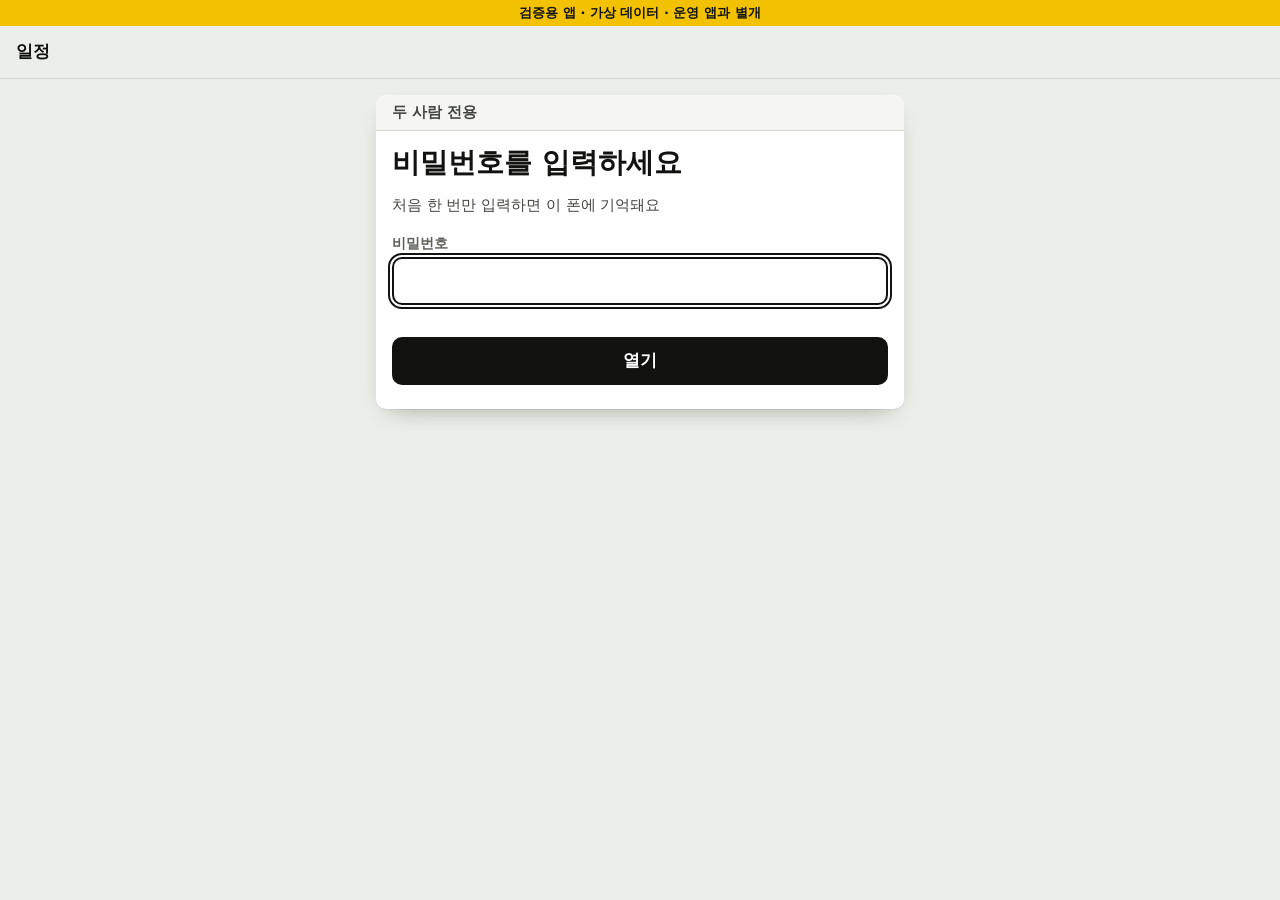
<file: index.html>
<!doctype html>
<html lang="ko">
<head>
  <meta charset="utf-8">
  <meta name="viewport" content="width=device-width, initial-scale=1, viewport-fit=cover">
  <meta name="robots" content="noindex, nofollow, noarchive">
  <meta name="referrer" content="no-referrer">
  <meta name="theme-color" content="#eceee9" media="(prefers-color-scheme: light)">
  <meta name="theme-color" content="#0b0c0b" media="(prefers-color-scheme: dark)">
  <meta name="apple-mobile-web-app-capable" content="yes">
  <meta name="mobile-web-app-capable" content="yes">
  <meta name="apple-mobile-web-app-status-bar-style" content="default">
  <meta name="apple-mobile-web-app-title" content="검증용">
  <meta name="format-detection" content="telephone=no">
  <title>검증용 일정</title>
  <link rel="manifest" href="manifest.webmanifest">
  <link rel="apple-touch-icon" href="icons/apple-touch-icon.png">
  <link rel="icon" href="icons/icon-192.png" type="image/png">
  <link rel="stylesheet" href="styles/tokens.css">
  <link rel="stylesheet" href="styles/base.css">
  <link rel="stylesheet" href="styles/components.css">
</head>
<body>
  <p style="margin:0;padding:calc(env(safe-area-inset-top) + 4px) 16px 4px;background:#f2c200;color:#121311;font:700 13px/1.4 system-ui;text-align:center">검증용 앱 · 가상 데이터 · 운영 앱과 별개</p>
  <svg width="0" height="0" style="position:absolute" aria-hidden="true">
    <symbol id="i-now" viewBox="0 0 24 24"><circle cx="12" cy="12" r="9"/><path d="M12 7v5l3 2"/></symbol>
    <symbol id="i-days" viewBox="0 0 24 24"><rect x="3.5" y="5" width="17" height="15.5" rx="2"/><path d="M3.5 10h17M8 3v4M16 3v4"/></symbol>
    <symbol id="i-tag" viewBox="0 0 24 24"><path d="M8 3.5h8l3 3V20a1 1 0 0 1-1 1H6a1 1 0 0 1-1-1V6.5z"/><circle cx="12" cy="7.5" r="1.5"/><path d="M5 15h14"/></symbol>
    <symbol id="i-money" viewBox="0 0 24 24"><rect x="2.5" y="6" width="19" height="12" rx="1.5"/><circle cx="12" cy="12" r="2.75"/><path d="M6 9.5v5M18 9.5v5"/></symbol>
    <symbol id="i-list" viewBox="0 0 24 24"><path d="M4 6.5l1.5 1.5L8 5.5M4 12.5l1.5 1.5L8 11.5M4 18.5l1.5 1.5L8 17.5M11 7h9M11 13h9M11 19h9"/></symbol>
    <symbol id="i-nav" viewBox="0 0 24 24"><path d="M3.5 11 20 4l-7 16.5-2.2-7.3z"/></symbol>
    <symbol id="i-check" viewBox="0 0 24 24"><path d="M5 12.5l4.5 4.5L19 7.5"/></symbol>
    <symbol id="i-gear" viewBox="0 0 24 24"><circle cx="12" cy="12" r="3"/><path d="M12 2.5v3M12 18.5v3M2.5 12h3M18.5 12h3M5.3 5.3l2.1 2.1M16.6 16.6l2.1 2.1M5.3 18.7l2.1-2.1M16.6 7.4l2.1-2.1"/></symbol>
    <symbol id="i-plane" viewBox="0 0 24 24"><path d="M10.5 3.5c0-.8.7-1.5 1.5-1.5s1.5.7 1.5 1.5V9l7.5 4.5V16l-7.5-2.3V18l2.5 2v1.5L12 20.5l-4 1V20l2.5-2v-4.3L3 16v-2.5L10.5 9z"/></symbol>
    <symbol id="i-train" viewBox="0 0 24 24"><rect x="5" y="3" width="14" height="14" rx="3"/><path d="M5 11h14M9 14.5h.01M15 14.5h.01M8 17l-2 4M16 17l2 4"/></symbol>
    <symbol id="i-bus" viewBox="0 0 24 24"><rect x="4" y="3.5" width="16" height="14" rx="2.5"/><path d="M4 11h16M8 17.5V20M16 17.5V20M8 14.5h.01M16 14.5h.01"/></symbol>
    <symbol id="i-car" viewBox="0 0 24 24"><path d="M5 16.5V12l2-5h10l2 5v4.5zM5 12h14M7.5 19.5v-3M16.5 19.5v-3M8 14.5h.01M16 14.5h.01"/></symbol>
    <symbol id="i-walk" viewBox="0 0 24 24"><circle cx="13" cy="4.5" r="1.75"/><path d="M10 21l2-6 3 3v3M12 15l-1-5 3-2 2 4 3 1M11 10l-3 2-1 3"/></symbol>
    <symbol id="i-bed" viewBox="0 0 24 24"><path d="M3 19V6M3 15h18v4M21 15v-3a3 3 0 0 0-3-3h-7v6M7 12h.01"/></symbol>
    <symbol id="i-mail" viewBox="0 0 24 24"><rect x="3" y="5" width="18" height="14" rx="2"/><path d="m3.5 6 8.5 7 8.5-7"/></symbol>
    <symbol id="i-phone" viewBox="0 0 24 24"><path d="M6 3h3l1.5 5-2 1.5a12 12 0 0 0 6 6l1.5-2 5 1.5v3a2 2 0 0 1-2 2A17 17 0 0 1 4 5a2 2 0 0 1 2-2z"/></symbol>
    <symbol id="i-link" viewBox="0 0 24 24"><path d="M10 14a4 4 0 0 0 5.7 0l3-3a4 4 0 0 0-5.7-5.7l-1 1M14 10a4 4 0 0 0-5.7 0l-3 3a4 4 0 0 0 5.7 5.7l1-1"/></symbol>
    <symbol id="i-play" viewBox="0 0 24 24"><path d="M7 4.5v15l12-7.5z"/></symbol>
    <symbol id="i-pause" viewBox="0 0 24 24"><path d="M8 4.5v15M16 4.5v15"/></symbol>
    <symbol id="i-prev" viewBox="0 0 24 24"><path d="M6 5v14M19 5.5v13L9 12z"/></symbol>
    <symbol id="i-next" viewBox="0 0 24 24"><path d="M18 5v14M5 5.5v13L15 12z"/></symbol>
    <symbol id="i-close" viewBox="0 0 24 24"><path d="M6 6l12 12M18 6 6 18"/></symbol>
    <symbol id="i-retry" viewBox="0 0 24 24"><path d="M4 12a8 8 0 1 0 2.5-5.8M4 4.5v4h4"/></symbol>
    <symbol id="i-headphones" viewBox="0 0 24 24"><path d="M4 15v-3a8 8 0 0 1 16 0v3"/><rect x="3.5" y="14" width="4" height="6" rx="1.5"/><rect x="16.5" y="14" width="4" height="6" rx="1.5"/></symbol>
    <symbol id="i-file" viewBox="0 0 24 24"><path d="M6 2.5h8l4 4v15H6z"/><path d="M14 2.5v4h4M9 12h6M9 16h6"/></symbol>
  </svg>

  <div class="update" id="update" role="status" hidden>
    <span class="update__text">새 일정 데이터가 있어요</span>
    <button class="btn" id="update-btn" type="button">업데이트</button>
  </div>

  <header class="appbar">
    <div class="appbar__row">
      <h1 class="appbar__title" id="appbar-title">일정</h1>
      <p class="appbar__meta" id="appbar-meta"></p>
      <a class="appbar__btn" href="#/settings" id="settings-btn" aria-label="설정"><svg class="icon" aria-hidden="true"><use href="#i-gear"/></svg></a>
    </div>
  </header>

  <main id="view" class="view" tabindex="-1">
    <p class="empty">불러오는 중</p>
  </main>

  <audio id="audio" preload="none" playsinline></audio>
  <section class="player" id="player" aria-label="오디오 가이드 재생" hidden></section>

  <nav class="tabbar" aria-label="주요 화면">
    <a class="tabbar__item" href="#/now" data-tab="now"><svg class="icon"><use href="#i-now"/></svg>지금</a>
    <a class="tabbar__item" href="#/days" data-tab="days"><svg class="icon"><use href="#i-days"/></svg>일정</a>
    <a class="tabbar__item" href="#/bookings" data-tab="bookings"><svg class="icon"><use href="#i-tag"/></svg>예약</a>
    <a class="tabbar__item" href="#/money" data-tab="money"><svg class="icon"><use href="#i-money"/></svg>낼 돈</a>
    <a class="tabbar__item" href="#/check" data-tab="check"><svg class="icon"><use href="#i-list"/></svg>준비</a>
  </nav>

  <script type="module" src="src/main.js"></script>
</body>
</html>
</file>
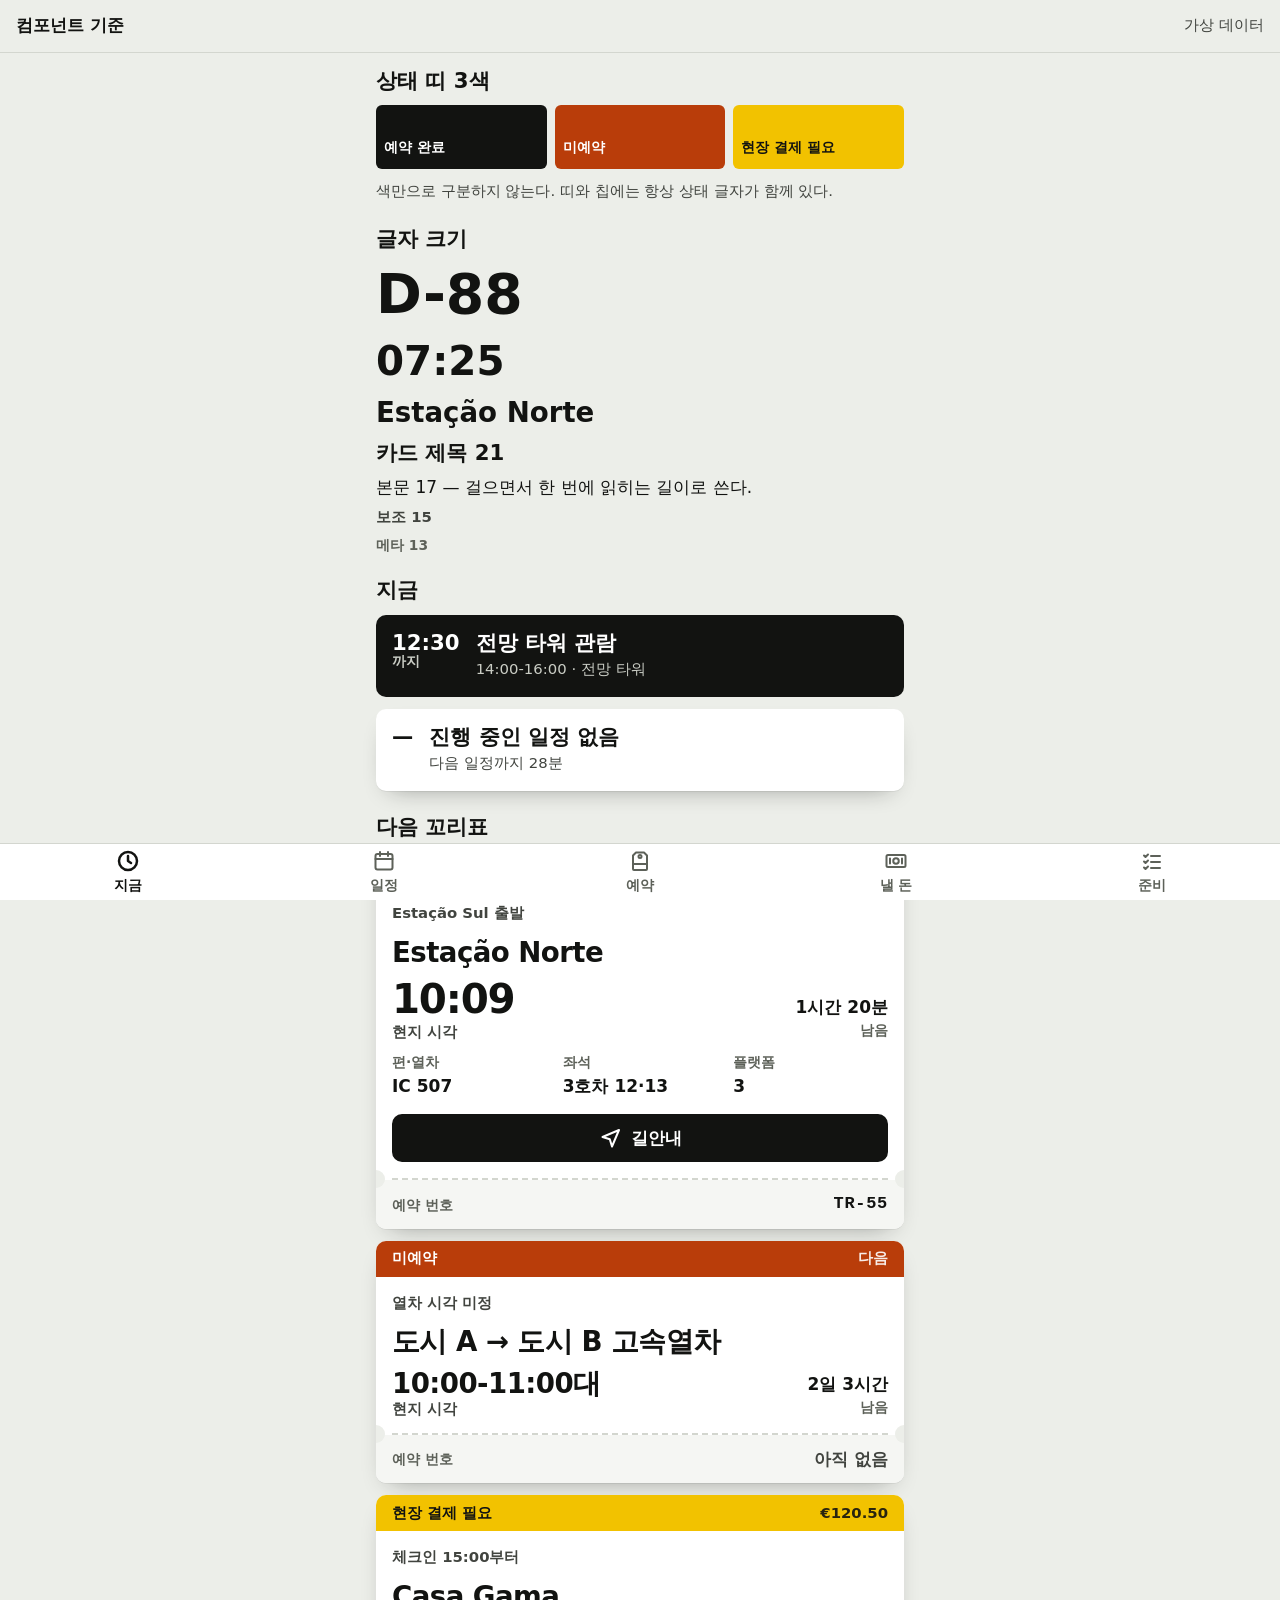
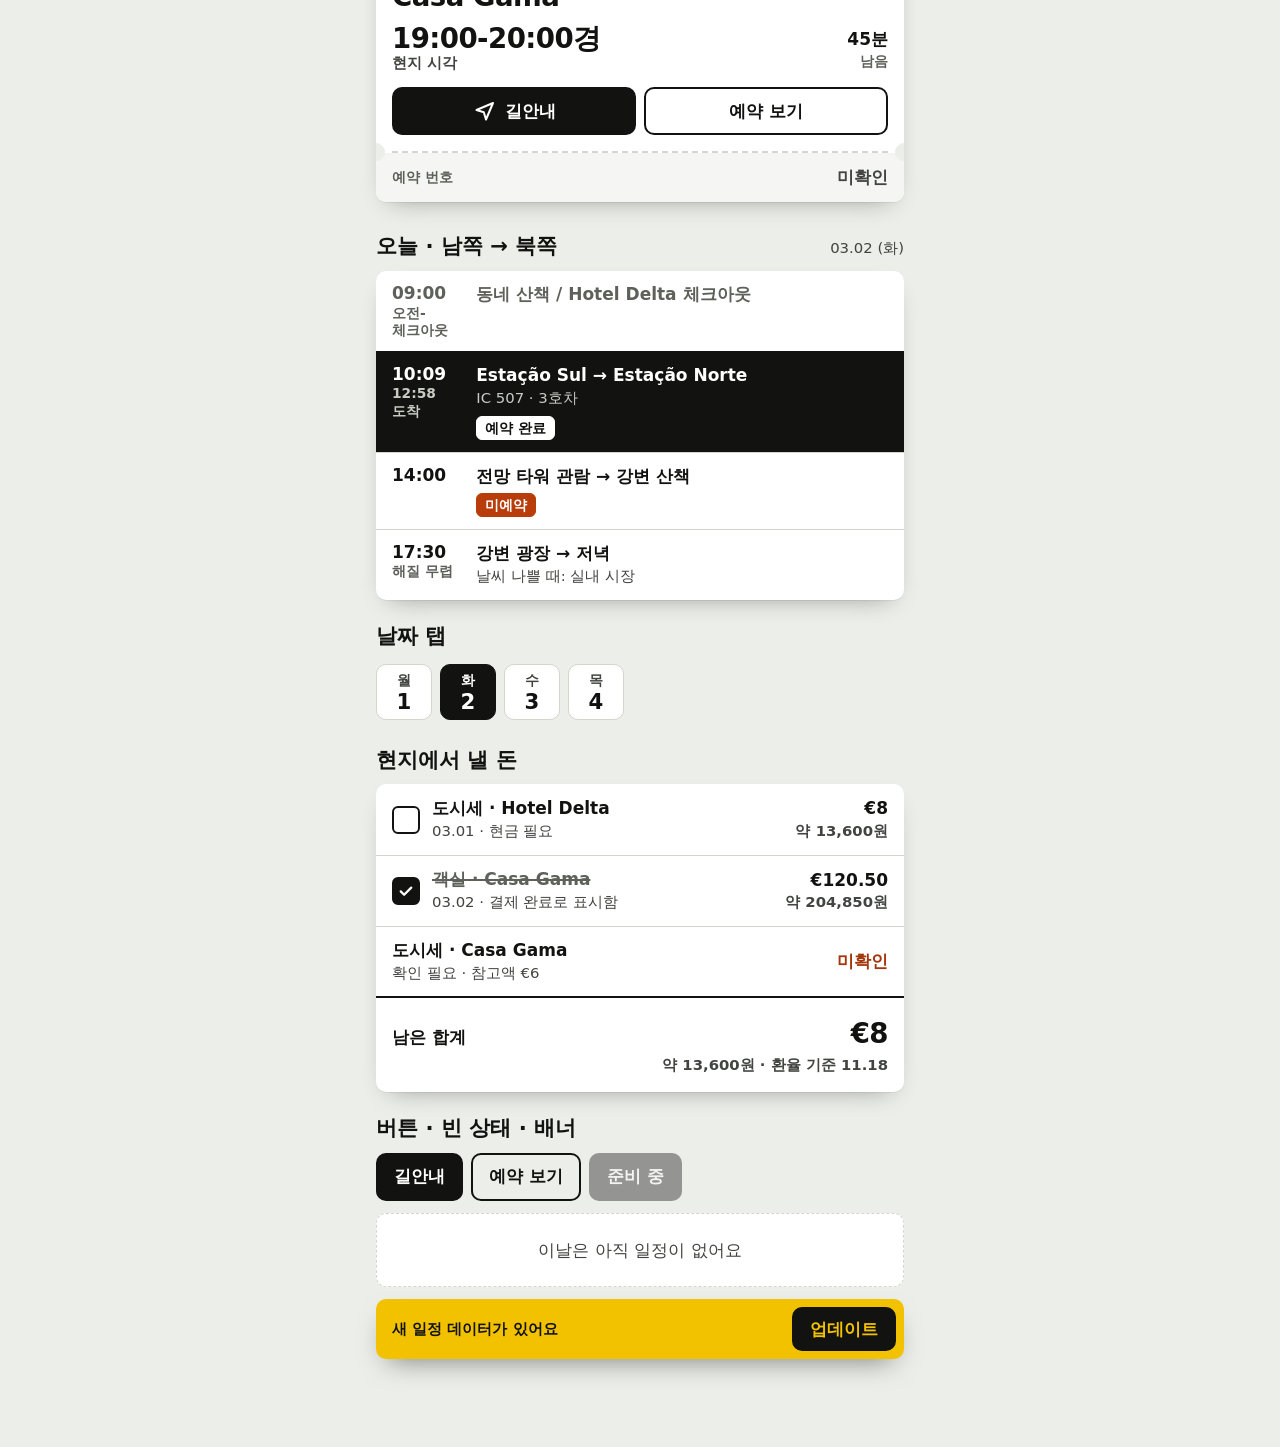
<file: styleguide.html>
<!doctype html>
<html lang="ko">
<head>
  <meta charset="utf-8">
  <meta name="viewport" content="width=device-width, initial-scale=1, viewport-fit=cover">
  <meta name="robots" content="noindex, nofollow">
  <title>컴포넌트 기준</title>
  <link rel="stylesheet" href="styles/tokens.css">
  <link rel="stylesheet" href="styles/base.css">
  <link rel="stylesheet" href="styles/components.css">
  <style>
    .sg-swatches { display: grid; grid-template-columns: repeat(3, 1fr); gap: var(--s2); }
    .sg-sw { border-radius: var(--r-sm); padding: var(--s3) var(--s2); font-size: var(--t-xs); font-weight: 700; min-height: 64px; display: flex; align-items: flex-end; }
    .sg-scale p { line-height: var(--lh-tight); font-weight: 800; }
    .update.sg-static { position: static; }
  </style>
</head>
<body>
  <svg width="0" height="0" style="position:absolute" aria-hidden="true">
    <symbol id="i-now" viewBox="0 0 24 24"><circle cx="12" cy="12" r="9"/><path d="M12 7v5l3 2"/></symbol>
    <symbol id="i-days" viewBox="0 0 24 24"><rect x="3.5" y="5" width="17" height="15.5" rx="2"/><path d="M3.5 10h17M8 3v4M16 3v4"/></symbol>
    <symbol id="i-tag" viewBox="0 0 24 24"><path d="M8 3.5h8l3 3V20a1 1 0 0 1-1 1H6a1 1 0 0 1-1-1V6.5z"/><circle cx="12" cy="7.5" r="1.5"/><path d="M5 15h14"/></symbol>
    <symbol id="i-money" viewBox="0 0 24 24"><rect x="2.5" y="6" width="19" height="12" rx="1.5"/><circle cx="12" cy="12" r="2.75"/><path d="M6 9.5v5M18 9.5v5"/></symbol>
    <symbol id="i-list" viewBox="0 0 24 24"><path d="M4 6.5l1.5 1.5L8 5.5M4 12.5l1.5 1.5L8 11.5M4 18.5l1.5 1.5L8 17.5M11 7h9M11 13h9M11 19h9"/></symbol>
    <symbol id="i-nav" viewBox="0 0 24 24"><path d="M3.5 11 20 4l-7 16.5-2.2-7.3z"/></symbol>
    <symbol id="i-check" viewBox="0 0 24 24"><path d="M5 12.5l4.5 4.5L19 7.5"/></symbol>
  </svg>

  <header class="appbar">
    <div class="appbar__row">
      <h1 class="appbar__title">컴포넌트 기준</h1>
      <p class="appbar__meta">가상 데이터</p>
    </div>
  </header>

  <main class="view">
    <section class="section">
      <h2 class="section__title">상태 띠 3색</h2>
      <div class="sg-swatches">
        <div class="sg-sw" style="background:var(--band-booked);color:var(--on-band-booked)">예약 완료</div>
        <div class="sg-sw" style="background:var(--band-open);color:var(--on-band-open)">미예약</div>
        <div class="sg-sw" style="background:var(--band-onsite);color:var(--on-band-onsite)">현장 결제 필요</div>
      </div>
      <p class="note">색만으로 구분하지 않는다. 띠와 칩에는 항상 상태 글자가 함께 있다.</p>
    </section>

    <section class="section sg-scale">
      <h2 class="section__title">글자 크기</h2>
      <p style="font-size:var(--t-3xl)">D-88</p>
      <p style="font-size:var(--t-2xl)">07:25</p>
      <p style="font-size:var(--t-xl)">Estação Norte</p>
      <p style="font-size:var(--t-lg)">카드 제목 21</p>
      <p style="font-size:var(--t-md);font-weight:400">본문 17 — 걸으면서 한 번에 읽히는 길이로 쓴다.</p>
      <p style="font-size:var(--t-sm);font-weight:600;color:var(--ink-2)">보조 15</p>
      <p style="font-size:var(--t-xs);font-weight:600;color:var(--ink-3)">메타 13</p>
    </section>

    <section class="section">
      <h2 class="section__title">지금</h2>
      <div class="now">
        <p class="now__time">12:30<small>까지</small></p>
        <p class="now__title">전망 타워 관람</p>
        <p class="now__meta">14:00-16:00 · 전망 타워</p>
      </div>
      <div class="now now--idle">
        <p class="now__time">—</p>
        <p class="now__title">진행 중인 일정 없음</p>
        <p class="now__meta">다음 일정까지 28분</p>
      </div>
    </section>

    <section class="section">
      <h2 class="section__title">다음 꼬리표</h2>
      <article class="tag" data-state="booked">
        <div class="tag__band"><span>예약 완료</span><span class="tag__band-meta">다음</span></div>
        <div class="tag__body">
          <p class="tag__route">Estação Sul 출발</p>
          <h3 class="tag__dest">Estação Norte</h3>
          <div class="tag__when">
            <p class="tag__time">10:09<small>현지 시각</small></p>
            <p class="tag__countdown">1시간 20분<small>남음</small></p>
          </div>
          <dl class="tag__fields">
            <div class="field"><dt class="field__label">편·열차</dt><dd class="field__value">IC 507</dd></div>
            <div class="field"><dt class="field__label">좌석</dt><dd class="field__value">3호차 12·13</dd></div>
            <div class="field"><dt class="field__label">플랫폼</dt><dd class="field__value">3</dd></div>
          </dl>
        </div>
        <div class="tag__actions"><a class="btn" href="#">
          <svg class="icon" aria-hidden="true"><use href="#i-nav"/></svg>길안내</a></div>
        <div class="tag__perf" aria-hidden="true"></div>
        <div class="tag__stub"><span class="tag__ref-label">예약 번호</span><span class="tag__ref">TR-55</span></div>
      </article>

      <article class="tag" data-state="open">
        <div class="tag__band"><span>미예약</span><span class="tag__band-meta">다음</span></div>
        <div class="tag__body">
          <p class="tag__route">열차 시각 미정</p>
          <h3 class="tag__dest">도시 A → 도시 B 고속열차</h3>
          <div class="tag__when">
            <p class="tag__time tag__time--label">10:00-11:00대<small>현지 시각</small></p>
            <p class="tag__countdown">2일 3시간<small>남음</small></p>
          </div>
        </div>
        <div class="tag__perf" aria-hidden="true"></div>
        <div class="tag__stub"><span class="tag__ref-label">예약 번호</span><span class="tag__ref tag__ref--none">아직 없음</span></div>
      </article>

      <article class="tag" data-state="onsite">
        <div class="tag__band"><span>현장 결제 필요</span><span class="tag__band-meta">€120.50</span></div>
        <div class="tag__body">
          <p class="tag__route">체크인 15:00부터</p>
          <h3 class="tag__dest">Casa Gama</h3>
          <div class="tag__when">
            <p class="tag__time tag__time--label">19:00-20:00경<small>현지 시각</small></p>
            <p class="tag__countdown">45분<small>남음</small></p>
          </div>
        </div>
        <div class="tag__actions">
          <a class="btn" href="#"><svg class="icon" aria-hidden="true"><use href="#i-nav"/></svg>길안내</a>
          <a class="btn btn--line" href="#">예약 보기</a>
        </div>
        <div class="tag__perf" aria-hidden="true"></div>
        <div class="tag__stub"><span class="tag__ref-label">예약 번호</span><span class="tag__ref tag__ref--none">미확인</span></div>
      </article>
    </section>

    <section class="section">
      <div class="section__head"><h2 class="section__title">오늘 · 남쪽 → 북쪽</h2><p class="section__aside">03.02 (화)</p></div>
      <ol class="board">
        <li class="board__row" data-when="past"><p class="board__time">09:00<small>오전-체크아웃</small></p><div class="board__main"><p class="board__title">동네 산책 / Hotel Delta 체크아웃</p></div></li>
        <li class="board__row" data-when="now"><p class="board__time">10:09<small>12:58 도착</small></p><div class="board__main"><p class="board__title">Estação Sul → Estação Norte</p><p class="board__detail">IC 507 · 3호차</p><p class="board__chips"><span class="chip chip--booked">예약 완료</span></p></div></li>
        <li class="board__row" data-when="next"><p class="board__time">14:00</p><div class="board__main"><p class="board__title">전망 타워 관람 → 강변 산책</p><p class="board__chips"><span class="chip chip--open">미예약</span></p></div></li>
        <li class="board__row" data-when="next"><p class="board__time">17:30<small>해질 무렵</small></p><div class="board__main"><p class="board__title">강변 광장 → 저녁</p><p class="board__detail">날씨 나쁠 때: 실내 시장</p></div></li>
      </ol>
    </section>

    <section class="section">
      <h2 class="section__title">날짜 탭</h2>
      <div class="days" role="tablist" aria-label="날짜">
        <button class="days__item" role="tab" aria-selected="false">월<b>1</b></button>
        <button class="days__item" role="tab" aria-selected="true" data-today="true">화<b>2</b></button>
        <button class="days__item" role="tab" aria-selected="false">수<b>3</b></button>
        <button class="days__item" role="tab" aria-selected="false">목<b>4</b></button>
      </div>
    </section>

    <section class="section">
      <h2 class="section__title">현지에서 낼 돈</h2>
      <div class="list">
        <label class="list__row check">
          <input type="checkbox">
          <span class="check__box"><svg class="icon" aria-hidden="true"><use href="#i-check"/></svg></span>
          <span class="list__main"><span class="list__title">도시세 · Hotel Delta</span><span class="list__sub">03.01 · 현금 필요</span></span>
          <span class="amount"><span class="amount__orig">€8</span><span class="amount__krw">약 13,600원</span></span>
        </label>
        <label class="list__row check">
          <input type="checkbox" checked>
          <span class="check__box"><svg class="icon" aria-hidden="true"><use href="#i-check"/></svg></span>
          <span class="list__main"><span class="list__title">객실 · Casa Gama</span><span class="list__sub">03.02 · 결제 완료로 표시함</span></span>
          <span class="amount"><span class="amount__orig">€120.50</span><span class="amount__krw">약 204,850원</span></span>
        </label>
        <div class="list__row">
          <span class="list__main"><span class="list__title">도시세 · Casa Gama</span><span class="list__sub">확인 필요 · 참고액 €6</span></span>
          <span class="amount amount--unknown"><span class="amount__orig">미확인</span></span>
        </div>
        <div class="total"><span class="total__label">남은 합계</span><span class="total__value">€8<small>약 13,600원 · 환율 기준 11.18</small></span></div>
      </div>
    </section>

    <section class="section">
      <h2 class="section__title">버튼 · 빈 상태 · 배너</h2>
      <div style="display:flex;gap:var(--s2)"><button class="btn" type="button">길안내</button><button class="btn btn--line" type="button">예약 보기</button><button class="btn" type="button" disabled>준비 중</button></div>
      <p class="empty">이날은 아직 일정이 없어요</p>
      <div class="update sg-static"><span class="update__text">새 일정 데이터가 있어요</span><button class="btn" type="button">업데이트</button></div>
    </section>
  </main>

  <nav class="tabbar" aria-label="주요 화면">
    <a class="tabbar__item" href="#" aria-current="page"><svg class="icon"><use href="#i-now"/></svg>지금</a>
    <a class="tabbar__item" href="#"><svg class="icon"><use href="#i-days"/></svg>일정</a>
    <a class="tabbar__item" href="#"><svg class="icon"><use href="#i-tag"/></svg>예약</a>
    <a class="tabbar__item" href="#"><svg class="icon"><use href="#i-money"/></svg>낼 돈</a>
    <a class="tabbar__item" href="#"><svg class="icon"><use href="#i-list"/></svg>준비</a>
  </nav>
</body>
</html>
</file>
<file: styles/tokens.css>
/* 디자인 토큰 — 수하물 꼬리표 세계
   감열지 흰 바탕 · 카본 잉크 · 상태 띠 3색(잉크=예약 완료, 주황=미예약, 노랑=현장 결제)
   색은 이 파일에서만 정의한다. 컴포넌트는 의미 토큰만 쓴다. */

:root {
  color-scheme: light dark;

  /* 바탕과 잉크 (라이트: 햇빛 아래 최대 대비) */
  --ground: #eceee9;        /* 앱 바탕: 꼬리표가 놓인 카운터 */
  --tag: #ffffff;           /* 꼬리표 감열지 */
  --tag-sunk: #f5f6f3;      /* 꼬리표 안 조각(stub) */
  --ink: #121311;           /* 본문 18.6:1 on tag */
  --ink-2: #41443f;         /* 보조 9.9:1 */
  --ink-3: #5d6159;         /* 메타·지난 일정 6.3:1(바탕 위 5.4:1) */
  --rule: #d3d6cf;          /* 구분선 */
  --rule-strong: #121311;

  /* 상태 띠 */
  --band-booked: #121311;   --on-band-booked: #ffffff;
  --band-open: #b93d0a;     --on-band-open: #ffffff;      /* 미예약: 흰 글씨 5.6:1 */
  --band-onsite: #f2c200;   --on-band-onsite: #121311;    /* 현장 결제: 잉크 글씨 11.1:1 */
  --open-text: #a3360a;     /* 주황 글자(흰 바탕 6.8:1) */

  /* 진행 중 행: 잉크 반전 */
  --live-bg: #121311;  --live-fg: #ffffff;  --live-fg-2: #c9ccc4;

  --focus: #121311;
  --scrim: rgb(18 19 17 / 0.5);
  --lift: 0 1px 0 rgb(18 19 17 / 0.06), 0 10px 24px -14px rgb(18 19 17 / 0.45);

  /* 글꼴: 오프라인이라 시스템 글꼴. iOS = SF Pro + Apple SD Gothic Neo */
  --font: -apple-system, BlinkMacSystemFont, "Apple SD Gothic Neo", "Pretendard", "Noto Sans KR", system-ui, sans-serif;
  --mono: ui-monospace, "SF Mono", SFMono-Regular, Menlo, monospace;

  /* 글자 크기: rem 기준(html이 iOS 글자 크기 설정을 따름, 기본 17px) */
  --t-xs: 0.8125rem;   /* 13 — 탭 라벨·메타 최소 */
  --t-sm: 0.875rem;    /* 15 */
  --t-md: 1rem;        /* 17 본문 */
  --t-lg: 1.25rem;     /* 21 카드 제목 */
  --t-xl: 1.625rem;    /* 28 행선지 */
  --t-2xl: 2.375rem;   /* 40 다음 출발 시각 */
  --t-3xl: 3.25rem;    /* 55 D-day 숫자 */
  --lh-tight: 1.15;
  --lh: 1.45;

  /* 간격: 4pt 리듬 */
  --s1: 4px; --s2: 8px; --s3: 12px; --s4: 16px; --s5: 24px; --s6: 32px; --s7: 48px;
  --gutter: 16px;

  --r-sm: 6px;
  --r: 10px;     /* 꼬리표 모서리 */
  --r-lg: 14px;

  --hit: 48px;   /* 최소 터치 높이(iOS 44pt 이상) */
  --tabbar-h: 56px;
  --appbar-h: 52px;

  --ease-out: cubic-bezier(0.16, 1, 0.3, 1);
  --dur-1: 120ms;  /* 누름 피드백 */
  --dur-2: 280ms;  /* 배너 등장 */
}

@media (prefers-color-scheme: dark) {
  :root {
    --ground: #0b0c0b;
    --tag: #191b19;
    --tag-sunk: #121412;
    --ink: #f1f2ee;          /* 15.4:1 on tag */
    --ink-2: #c3c6be;        /* 10.0:1 */
    --ink-3: #9b9f97;        /* 6.4:1 */
    --rule: #30332e;
    --rule-strong: #f1f2ee;

    --band-booked: #f1f2ee;  --on-band-booked: #0b0c0b;
    --band-open: #ff8a4c;    --on-band-open: #1c0a00;
    --band-onsite: #ffd43b;  --on-band-onsite: #1a1400;
    --open-text: #ff9a63;

    --live-bg: #f1f2ee;  --live-fg: #0b0c0b;  --live-fg-2: #3e413b;

    --focus: #f1f2ee;
    --scrim: rgb(0 0 0 / 0.6);
    --lift: 0 1px 0 rgb(255 255 255 / 0.04), 0 10px 24px -14px rgb(0 0 0 / 0.9);
  }
}
</file>
<file: styles/base.css>
/* 기본: 리셋, 글꼴, 브라우저 표면(선택, 포커스, 숫자) */

*, *::before, *::after { box-sizing: border-box; }

html {
  /* iOS 글자 크기(Dynamic Type)를 따른다 */
  font: -apple-system-body;
  font-family: var(--font);
  -webkit-text-size-adjust: 100%;
  text-size-adjust: 100%;
  background: var(--ground);
  color: var(--ink);
  -webkit-tap-highlight-color: transparent;
}
@supports not (font: -apple-system-body) {
  html { font-size: 106.25%; } /* 17px */
}

body {
  margin: 0;
  min-height: 100dvh;
  font-size: var(--t-md);
  line-height: var(--lh);
  word-break: keep-all;
  overflow-wrap: anywhere;
  line-break: strict;
  -webkit-font-smoothing: antialiased;
  font-variant-numeric: tabular-nums;
  background: var(--ground);
}

h1, h2, h3, p, ol, ul, dl, dd, figure { margin: 0; }
ol, ul { padding: 0; list-style: none; }
h1, h2, h3 { line-height: var(--lh-tight); text-wrap: balance; }
img, svg { display: block; }
button, input, select, textarea { font: inherit; color: inherit; }
button { cursor: pointer; }

a { color: inherit; text-decoration-thickness: 1.5px; text-underline-offset: 3px; }

::selection { background: var(--band-onsite); color: var(--on-band-onsite); }

:focus { outline: none; }
:focus-visible {
  outline: 2.5px solid var(--focus);
  outline-offset: 3px;
  border-radius: var(--r-sm);
}

.mono { font-family: var(--mono); font-variant-numeric: tabular-nums slashed-zero; letter-spacing: 0; }
.num { font-variant-numeric: tabular-nums; }

.sr-only {
  position: absolute; width: 1px; height: 1px; padding: 0; margin: -1px;
  overflow: hidden; clip: rect(0 0 0 0); white-space: nowrap; border: 0;
}

.icon { width: 24px; height: 24px; flex: none; stroke: currentColor; fill: none; stroke-width: 2; stroke-linecap: round; stroke-linejoin: round; }
.icon--sm { width: 18px; height: 18px; }

@media (prefers-reduced-motion: reduce) {
  *, *::before, *::after { animation-duration: 1ms !important; transition-duration: 1ms !important; }
}
</file>
<file: styles/components.css>
/* 컴포넌트 기준 — 화면(A4)은 이 조각들만 조합한다 */

/* ── 셸: 상단 막대 · 본문 · 하단 탭 ───────────────────────── */
.appbar {
  position: sticky; top: 0; z-index: 20;
  padding: env(safe-area-inset-top) var(--gutter) 0;
  background: var(--ground);
  border-bottom: 1px solid var(--rule);
}
.appbar__row {
  min-height: var(--appbar-h);
  display: flex; align-items: center; justify-content: space-between; gap: var(--s3);
}
.appbar__title { font-size: var(--t-md); font-weight: 700; }
.appbar__meta { font-size: var(--t-sm); color: var(--ink-2); text-align: right; white-space: nowrap; }

.view {
  padding: var(--s4) var(--gutter) calc(var(--tabbar-h) + env(safe-area-inset-bottom) + var(--s6));
  padding-left: max(var(--gutter), env(safe-area-inset-left));
  padding-right: max(var(--gutter), env(safe-area-inset-right));
  max-width: 560px; margin: 0 auto;
  display: grid; gap: var(--s5);
}

.section { display: grid; gap: var(--s3); }
.section__head { display: flex; align-items: baseline; justify-content: space-between; gap: var(--s3); padding-top: var(--s2); }
.section__title { font-size: var(--t-lg); font-weight: 700; }
.section__aside { font-size: var(--t-sm); color: var(--ink-2); }

.tabbar {
  position: fixed; inset: auto 0 0 0; z-index: 30;
  display: grid; grid-template-columns: repeat(5, 1fr);
  padding: 0 env(safe-area-inset-right) env(safe-area-inset-bottom) env(safe-area-inset-left);
  background: var(--tag);
  border-top: 1px solid var(--rule);
}
.tabbar__item {
  min-height: var(--tabbar-h);
  display: grid; place-items: center; align-content: center; gap: 2px;
  border: 0; background: none; padding: var(--s1) 0;
  color: var(--ink-3); font-size: var(--t-xs); font-weight: 600;
  text-decoration: none;
  transition: color var(--dur-1) linear;
}
.tabbar__item[aria-current="page"] { color: var(--ink); }
.tabbar__item[aria-current="page"] .icon { stroke-width: 2.5; }
.tabbar__item:active { color: var(--ink); }

/* ── 꼬리표(시그니처): 상태 띠 · 본체 · 절취선 · 조각 ────────── */
.tag {
  --band: var(--band-booked); --on-band: var(--on-band-booked);
  position: relative;
  background: var(--tag);
  border-radius: var(--r);
  box-shadow: var(--lift);
  overflow: hidden;
}
.tag[data-state="open"]   { --band: var(--band-open);   --on-band: var(--on-band-open); }
.tag[data-state="onsite"] { --band: var(--band-onsite); --on-band: var(--on-band-onsite); }

.tag__band {
  display: flex; align-items: center; justify-content: space-between; gap: var(--s3);
  min-height: 36px; padding: var(--s1) var(--s4);
  background: var(--band); color: var(--on-band);
  font-size: var(--t-sm); font-weight: 700;
}
.tag__band-meta { font-weight: 600; opacity: 0.9; }

.tag__body { padding: var(--s4) var(--s4) var(--s4); display: grid; gap: var(--s3); }
.tag__route { display: flex; align-items: baseline; gap: var(--s2); flex-wrap: wrap; color: var(--ink-2); font-size: var(--t-sm); font-weight: 600; }
.tag__dest { font-size: var(--t-xl); font-weight: 800; line-height: var(--lh-tight); color: var(--ink); letter-spacing: -0.02em; }
.tag__when { display: flex; align-items: flex-end; justify-content: space-between; gap: var(--s4); flex-wrap: wrap; }
.tag__time { font-size: var(--t-2xl); font-weight: 800; line-height: 1; letter-spacing: -0.03em; }
.tag__time small { display: block; margin-top: var(--s1); font-size: var(--t-sm); font-weight: 600; letter-spacing: 0; color: var(--ink-2); }
.tag__countdown { font-size: var(--t-md); font-weight: 700; text-align: right; }
.tag__countdown small { display: block; font-size: var(--t-xs); font-weight: 600; color: var(--ink-3); }

.tag__fields { display: grid; grid-template-columns: repeat(auto-fit, minmax(96px, 1fr)); gap: var(--s3) var(--s4); }
.field { display: grid; gap: 2px; min-width: 0; }
.field__label { font-size: var(--t-xs); color: var(--ink-3); font-weight: 600; }
.field__value { font-size: var(--t-md); font-weight: 700; }

/* 절취선: 양쪽 반원 홈 + 점선 */
.tag__perf { position: relative; height: 0; border-top: 2px dashed var(--rule); margin: 0 var(--s4); }
.tag__perf::before, .tag__perf::after {
  content: ""; position: absolute; top: -10px; width: 18px; height: 18px; border-radius: 50%;
  background: var(--ground);
}
.tag__perf::before { left: calc(-1 * var(--s4) - 9px); }
.tag__perf::after { right: calc(-1 * var(--s4) - 9px); }

.tag__stub {
  display: flex; align-items: center; justify-content: space-between; gap: var(--s3);
  padding: var(--s3) var(--s4); background: var(--tag-sunk);
}
.tag__ref { font-family: var(--mono); font-size: var(--t-md); font-weight: 700; letter-spacing: 0.04em; }
.tag__ref-label { font-size: var(--t-xs); color: var(--ink-3); font-weight: 600; }
.tag__actions { padding: 0 var(--s4) var(--s4); display: flex; gap: var(--s2); }
.tag__actions > * { flex: 1; }

/* ── 지금 카드: 잉크 반전 ─────────────────────────────────── */
.now {
  display: grid; grid-template-columns: auto 1fr; gap: var(--s1) var(--s4);
  padding: var(--s4); border-radius: var(--r);
  background: var(--live-bg); color: var(--live-fg);
}
.now__time { grid-row: span 2; font-size: var(--t-lg); font-weight: 800; line-height: 1.1; }
.now__time small { display: block; font-size: var(--t-xs); font-weight: 600; color: var(--live-fg-2); }
.now__title { font-size: var(--t-lg); font-weight: 700; line-height: var(--lh-tight); }
.now__meta { font-size: var(--t-sm); color: var(--live-fg-2); }
.now--idle { background: var(--tag); color: var(--ink); box-shadow: var(--lift); }
.now--idle .now__meta, .now--idle .now__time small { color: var(--ink-2); }

/* ── D-day ────────────────────────────────────────────────── */
.dday { display: flex; align-items: baseline; gap: var(--s3); flex-wrap: wrap; }
.dday__num { font-size: var(--t-3xl); font-weight: 800; line-height: 1; letter-spacing: -0.04em; }
.dday__text { font-size: var(--t-md); color: var(--ink-2); font-weight: 600; }

/* ── 안내판 타임라인: 고정 시각 열 ─────────────────────────── */
.board { background: var(--tag); border-radius: var(--r); box-shadow: var(--lift); overflow: hidden; }
.board__row {
  display: grid; grid-template-columns: 4.25rem 1fr; gap: var(--s3);
  padding: var(--s3) var(--s4);
  border-top: 1px solid var(--rule);
  min-height: var(--hit);
  transition: background-color var(--dur-2) var(--ease-out), color var(--dur-2) var(--ease-out);
}
.board__row:first-child { border-top: 0; }
.board__time { font-weight: 700; font-size: var(--t-md); line-height: 1.25; }
.board__time small { display: block; font-size: var(--t-xs); font-weight: 600; color: var(--ink-3); }
.board__main { display: grid; gap: 2px; min-width: 0; }
.board__title { font-weight: 700; line-height: 1.3; }
.board__detail { font-size: var(--t-sm); color: var(--ink-2); }
.board__chips { display: flex; flex-wrap: wrap; gap: var(--s1); margin-top: var(--s1); }
.board__row[data-when="past"] { color: var(--ink-3); }
.board__row[data-when="past"] .board__detail { color: var(--ink-3); }
.board__row[data-when="now"] { background: var(--live-bg); color: var(--live-fg); border-top-color: var(--live-bg); }
.board__row[data-when="now"] .board__detail,
.board__row[data-when="now"] .board__time small { color: var(--live-fg-2); }

/* ── 칩: 상태 표시(색만으로 구분하지 않고 글자 포함) ─────────── */
.chip {
  display: inline-flex; align-items: center; gap: 4px;
  min-height: 24px; padding: 0 var(--s2);
  border-radius: var(--r-sm);
  font-size: var(--t-xs); font-weight: 700; white-space: nowrap;
  border: 1.5px solid currentColor;
}
.chip--booked { background: var(--band-booked); color: var(--on-band-booked); border-color: var(--band-booked); }
.chip--open   { background: var(--band-open);   color: var(--on-band-open);   border-color: var(--band-open); }
.chip--onsite { background: var(--band-onsite); color: var(--on-band-onsite); border-color: var(--band-onsite); }
.chip--quiet  { color: var(--ink-2); border-color: var(--rule); }
.board__row[data-when="now"] .chip--quiet { color: var(--live-fg-2); border-color: currentColor; }

/* ── 버튼 ─────────────────────────────────────────────────── */
.btn {
  display: inline-flex; align-items: center; justify-content: center; gap: var(--s2);
  min-height: var(--hit); padding: 0 var(--s4);
  border-radius: var(--r); border: 2px solid var(--ink);
  background: var(--ink); color: var(--tag);
  font-weight: 700; font-size: var(--t-md); text-decoration: none;
  transition: opacity var(--dur-1) linear, background-color var(--dur-1) linear;
}
.btn:active { opacity: 0.78; }
.btn--line { background: transparent; color: var(--ink); }
.btn--line:active { background: var(--tag-sunk); opacity: 1; }
.btn[disabled] { opacity: 0.4; cursor: default; }

/* ── 세그먼트(날짜 탭) ─────────────────────────────────────── */
.days {
  display: flex; gap: var(--s2); overflow-x: auto; scroll-snap-type: x proximity;
  margin: 0 calc(-1 * var(--gutter)); padding: var(--s1) var(--gutter);
  scrollbar-width: none;
}
.days::-webkit-scrollbar { display: none; }
.days__item {
  flex: none; scroll-snap-align: start;
  min-width: 56px; min-height: 56px; padding: var(--s1) var(--s2);
  display: grid; place-items: center; align-content: center; gap: 0;
  border-radius: var(--r); border: 1.5px solid var(--rule); background: var(--tag);
  font-size: var(--t-xs); font-weight: 600; color: var(--ink-2); text-decoration: none;
}
.days__item b { font-size: var(--t-lg); font-weight: 800; color: var(--ink); line-height: 1.1; }
.days__item[aria-selected="true"] { background: var(--ink); border-color: var(--ink); color: var(--tag); }
.days__item[aria-selected="true"] b { color: var(--tag); }
.days__item[data-today="true"]:not([aria-selected="true"]) { border-color: var(--ink); }

/* ── 목록 행: 금액 · 체크 ───────────────────────────────────── */
.list { background: var(--tag); border-radius: var(--r); box-shadow: var(--lift); }
.list__row {
  display: flex; align-items: center; gap: var(--s3);
  min-height: 56px; padding: var(--s3) var(--s4);
  border-top: 1px solid var(--rule);
}
.list__row:first-child { border-top: 0; }
.list__main { flex: 1; min-width: 0; display: grid; gap: 2px; }
.list__title { font-weight: 700; line-height: 1.3; }
.list__sub { font-size: var(--t-sm); color: var(--ink-2); }

.amount { text-align: right; white-space: nowrap; }
.amount__orig { font-weight: 700; font-size: var(--t-md); }
.amount__krw { display: block; font-size: var(--t-sm); color: var(--ink-2); font-weight: 600; }
.amount--unknown .amount__orig { color: var(--open-text); }

.total {
  display: flex; align-items: baseline; justify-content: space-between; gap: var(--s3);
  padding: var(--s4); border-top: 2px solid var(--rule-strong);
}
.total__label { font-weight: 700; white-space: nowrap; }
.total__value { font-size: var(--t-xl); font-weight: 800; letter-spacing: -0.02em; text-align: right; }
.total__value small { display: block; font-size: var(--t-sm); color: var(--ink-2); font-weight: 600; letter-spacing: 0; }

.check { position: relative; display: flex; align-items: center; gap: var(--s3); min-height: 56px; cursor: pointer; }
.check input { position: absolute; opacity: 0; width: 1px; height: 1px; }
.check__box {
  flex: none; width: 28px; height: 28px; border-radius: var(--r-sm);
  border: 2px solid var(--ink); display: grid; place-items: center; background: var(--tag);
  transition: background-color var(--dur-1) linear;
}
.check__box .icon { width: 18px; height: 18px; stroke-width: 3; opacity: 0; color: var(--tag); }
.check input:checked + .check__box { background: var(--ink); }
.check input:checked + .check__box .icon { opacity: 1; }
.check input:focus-visible + .check__box { outline: 2.5px solid var(--focus); outline-offset: 3px; }
.check input:checked ~ .list__main .list__title { color: var(--ink-3); text-decoration: line-through; text-decoration-thickness: 1.5px; }

/* ── 업데이트 배너 ─────────────────────────────────────────── */
.update {
  position: fixed; z-index: 40; left: var(--s2); right: var(--s2);
  top: calc(env(safe-area-inset-top) + var(--s2));
  display: flex; align-items: center; gap: var(--s3);
  padding: var(--s2) var(--s2) var(--s2) var(--s4);
  border-radius: var(--r); background: var(--band-onsite); color: var(--on-band-onsite);
  box-shadow: 0 12px 28px -12px rgb(0 0 0 / 0.5);
  font-weight: 700;
  transform: translateY(0); opacity: 1;
  transition: transform var(--dur-2) var(--ease-out), opacity var(--dur-2) var(--ease-out);
}
.update[hidden] { display: flex; transform: translateY(calc(-100% - 24px)); opacity: 0; pointer-events: none; }
.update__text { flex: 1; font-size: var(--t-sm); line-height: 1.3; }
.update .btn { min-height: 44px; background: var(--on-band-onsite); color: var(--band-onsite); border-color: var(--on-band-onsite); }

/* ── 빈 상태·안내 ──────────────────────────────────────────── */
.empty { padding: var(--s5) var(--s4); text-align: center; color: var(--ink-2); background: var(--tag); border-radius: var(--r); border: 1.5px dashed var(--rule); }
.note { font-size: var(--t-sm); color: var(--ink-2); }
.note b { color: var(--ink); }

/* 계획만 있는 일정(예약 대상 아님): 조용한 띠 */
.tag[data-state="plan"] { --band: var(--tag-sunk); --on-band: var(--ink-2); }
.tag[data-state="plan"] .tag__band { border-bottom: 1px solid var(--rule); }

/* 진행 중 행 안의 '예약 완료' 칩은 바탕과 같은 색이 되므로 반전 */
.board__row[data-when="now"] .chip--booked { background: var(--live-fg); color: var(--live-bg); border-color: var(--live-fg); }
.tag__countdown { margin-left: auto; }
.tag__time--label { font-size: var(--t-xl); letter-spacing: -0.02em; }
.tag__ref--none { font-family: var(--font); letter-spacing: 0; color: var(--ink-2); }

/* ── 비밀번호 화면 ─────────────────────────────────────────── */
body.locked .tabbar { display: none; }
.lock .tag__body { gap: var(--s4); padding-bottom: var(--s5); }
.lock__title { font-size: var(--t-xl); font-weight: 800; line-height: var(--lh-tight); }
.lock__error { min-height: 1.4em; color: var(--open-text); font-weight: 700; font-size: var(--t-sm); }
.lock__error:empty { min-height: 0; }
.lock__actions { display: grid; gap: var(--s2); margin-top: var(--s4); }
.field-input { display: grid; gap: var(--s1); }
.input {
  width: 100%; min-height: var(--hit); padding: 0 var(--s3);
  font-size: max(16px, var(--t-md)); /* 16px 미만이면 iOS가 확대한다 */
  border: 2px solid var(--ink); border-radius: var(--r); background: var(--tag); color: var(--ink);
}
.input:focus-visible { outline: 2.5px solid var(--focus); outline-offset: 2px; }

/* ── Phase 3: 화면 조각 ──────────────────────────────────── */
.appbar__meta { margin-left: auto; }
.appbar__btn {
  flex: none; display: grid; place-items: center; width: 44px; height: 44px; margin-right: calc(-1 * var(--s2));
  border-radius: var(--r); color: var(--ink-2); text-decoration: none;
}
.appbar__btn[aria-current="page"] { color: var(--ink); background: var(--tag); }
body.locked .appbar__btn { display: none; }

/* 세그먼트 전환(예약 | 이동) */
.seg { display: grid; grid-template-columns: 1fr 1fr; gap: var(--s1); padding: var(--s1); background: var(--tag-sunk); border-radius: var(--r); border: 1px solid var(--rule); }
.seg__item {
  display: grid; place-items: center; min-height: 44px; border-radius: calc(var(--r) - 4px);
  font-weight: 700; color: var(--ink-2); text-decoration: none;
}
.seg__item[aria-current="page"] { background: var(--ink); color: var(--tag); }

/* 요약 표 */
.sum { display: grid; gap: var(--s2); padding: var(--s4); background: var(--tag); border-radius: var(--r); box-shadow: var(--lift); }
.sum__row { display: flex; justify-content: space-between; gap: var(--s3); align-items: baseline; }
.sum__label { color: var(--ink-2); font-weight: 600; font-size: var(--t-sm); white-space: nowrap; }
.sum__value { font-weight: 700; text-align: right; }
.sum__value small { display: block; color: var(--ink-2); font-weight: 600; font-size: var(--t-sm); }
.sum__row--strong .sum__value { font-size: var(--t-lg); font-weight: 800; }

/* 꼬리표 안 정의 목록(예약 상세) */
.kv { display: grid; grid-template-columns: minmax(5.5em, auto) 1fr; gap: var(--s2) var(--s4); }
.kv dt { font-size: var(--t-sm); color: var(--ink-3); font-weight: 600; padding-top: 1px; }
.kv dd { font-weight: 600; min-width: 0; }
.kv dd small { display: block; color: var(--ink-2); font-weight: 500; font-size: var(--t-sm); }
.tag__title { font-size: var(--t-lg); font-weight: 800; line-height: var(--lh-tight); color: var(--ink); }
.links { display: flex; flex-wrap: wrap; gap: var(--s2); }
.links .btn { flex: 1 1 auto; min-width: 44px; }
.btn--sm { min-height: 44px; font-size: var(--t-sm); padding: 0 var(--s3); }

/* 펼침 행(일정) */
.board__row--details { display: block; padding: 0; }
.board__row--details > details > summary {
  display: grid; grid-template-columns: 4.25rem 1fr auto; gap: var(--s3); align-items: start;
  padding: var(--s3) var(--s4); min-height: var(--hit); cursor: pointer; list-style: none;
}
.board__row--details > details > summary::-webkit-details-marker { display: none; }
.board__row--details > details > summary::after {
  content: ""; width: 10px; height: 10px; margin-top: 6px;
  border-right: 2px solid currentColor; border-bottom: 2px solid currentColor; transform: rotate(45deg);
  opacity: 0.55; transition: transform var(--dur-1) linear;
}
.board__row--details > details[open] > summary::after { transform: rotate(225deg); margin-top: 10px; }
.board__more { display: grid; gap: var(--s3); padding: 0 var(--s4) var(--s4) calc(4.25rem + var(--s4) + var(--s3)); }
.board__tz { display: inline-block; margin-left: 2px; font-size: var(--t-xs); font-weight: 700; color: var(--ink-3); }
.board__row[data-when="now"] .board__tz { color: var(--live-fg-2); }
.board__memo-mark { font-size: var(--t-xs); font-weight: 700; color: var(--ink-2); }
.memo { display: grid; gap: var(--s1); }
.memo textarea {
  width: 100%; min-height: 88px; padding: var(--s2) var(--s3); resize: vertical;
  font-size: max(16px, var(--t-md)); line-height: var(--lh);
  border: 1.5px solid var(--rule); border-radius: var(--r-sm); background: var(--tag); color: var(--ink);
}
.memo textarea:focus-visible { outline: 2.5px solid var(--focus); outline-offset: 2px; border-color: var(--ink); }
.board__row[data-when="now"] .memo textarea { background: var(--tag); color: var(--ink); }

/* 이동 구간 */
.leg { display: grid; grid-template-columns: 28px 1fr; gap: var(--s3); }
.leg__icon { color: var(--ink-2); padding-top: 2px; }
.leg__line { display: flex; justify-content: space-between; gap: var(--s3); align-items: baseline; }
.leg__time { font-size: var(--t-lg); font-weight: 800; letter-spacing: -0.01em; }
.leg__place { font-weight: 600; min-width: 0; text-align: right; }
.leg__mid { color: var(--ink-3); font-size: var(--t-sm); font-weight: 600; padding: 2px 0; }

/* 날짜 묶음 제목 */
.group-title { font-size: var(--t-md); font-weight: 700; color: var(--ink-2); padding-top: var(--s2); }

/* 임시 표시 */
.flag { display: inline-flex; align-items: center; min-height: 22px; padding: 0 var(--s2); border-radius: var(--r-sm); font-size: var(--t-xs); font-weight: 700; background: var(--band-onsite); color: var(--on-band-onsite); }

/* 바우처 보기 */
.voucher { display: grid; gap: var(--s3); }
.voucher img { width: 100%; height: auto; border-radius: var(--r-sm); background: #fff; }

/* 문장 속 링크도 터치 44px 확보 */
a.section__aside, .note a { display: inline-flex; align-items: center; min-height: 44px; min-width: 44px; }
a.section__aside { justify-content: flex-end; color: var(--ink-2); }

/* 바로가기 뒤 고정 상단 막대에 가리지 않게 */
.section[id], .tag[id] { scroll-margin-top: calc(var(--appbar-h) + env(safe-area-inset-top) + var(--s2)); }

/* 길안내 버튼 한 쌍: Google(주) + Apple 지도(대체) */
.nav-pair { display: grid; grid-template-columns: 1fr auto; gap: var(--s2); }
.nav-pair .btn { min-width: 0; }
.nav-pair .btn:first-child { overflow: hidden; text-overflow: ellipsis; white-space: nowrap; }
.nav-pair__alt { padding: 0 var(--s3); }
.tag__actions > .nav-pair { flex: 1; }
.now__nav { grid-column: 1 / -1; margin-top: var(--s2); }
.now__nav .btn { background: var(--live-fg); color: var(--live-bg); border-color: var(--live-fg); }
.now__nav .btn--line { background: transparent; color: var(--live-fg); }
.now--idle .now__nav .btn { background: var(--ink); color: var(--tag); border-color: var(--ink); }
.list__row > .nav-pair { flex: 1; }
.leg__date { display: inline-block; margin-right: var(--s1); font-size: var(--t-xs); font-weight: 700; color: var(--ink-2); vertical-align: middle; }

/* ── 오디오 가이드 ───────────────────────────────────────── */
.tracks { display: grid; gap: var(--s1); }
.track {
  width: 100%; display: grid; grid-template-columns: 28px 1fr 24px; gap: var(--s3); align-items: center;
  min-height: 56px; padding: var(--s2) var(--s3); text-align: left;
  border: 1.5px solid var(--rule); border-radius: var(--r-sm); background: var(--tag); color: var(--ink);
}
.track--on { border-color: var(--ink); background: var(--tag-sunk); }
.track__n { font-weight: 800; color: var(--ink-3); text-align: center; }
.track__main { display: grid; gap: 2px; min-width: 0; }
.track__title { font-weight: 700; }
.track__sub { font-size: var(--t-sm); color: var(--ink-2); }
.board__row[data-when="now"] .track { color: var(--ink); }

/* 재생 막대: 하단 탭 위에 고정, 화면을 옮겨도 유지 */
.player {
  position: fixed; z-index: 29; left: 0; right: 0;
  bottom: calc(var(--tabbar-h) + env(safe-area-inset-bottom));
  display: grid; gap: var(--s2); padding: var(--s3) var(--gutter);
  background: var(--live-bg); color: var(--live-fg);
  box-shadow: 0 -10px 24px -16px rgb(0 0 0 / 0.6);
}
.player[hidden] { display: none; }
body.locked .player { display: none; }
.player__title { font-weight: 800; line-height: 1.25; }
.player__sub { font-size: var(--t-sm); color: var(--live-fg-2); }
.player__seek { display: grid; grid-template-columns: auto 1fr auto; gap: var(--s2); align-items: center; }
.player__seek input { width: 100%; min-height: 44px; accent-color: var(--band-onsite); }
.player__time { font-size: var(--t-xs); font-weight: 700; color: var(--live-fg-2); min-width: 2.8em; text-align: center; }
.player__ctrls { display: flex; justify-content: center; gap: var(--s3); }
.player__btn {
  display: grid; place-items: center; width: 48px; height: 48px; border-radius: 50%;
  border: 1.5px solid var(--live-fg-2); background: transparent; color: var(--live-fg);
}
.player__btn--main { width: 56px; height: 56px; background: var(--live-fg); color: var(--live-bg); border-color: var(--live-fg); }
.player__btn[disabled] { opacity: 0.35; }
.player__btn:focus-visible { outline: 2.5px solid var(--band-onsite); outline-offset: 2px; }
body.has-player .view { padding-bottom: calc(var(--tabbar-h) + env(safe-area-inset-bottom) + 200px); }
progress { width: 100%; height: 8px; accent-color: var(--ink); }

/* A8 다듬기: 링크 행 밑줄 없음, 구간 시각은 줄바꿈 안 함, 시간대 표시는 블록 */
a.list__row { text-decoration: none; color: inherit; }
a.list__row .list__title { text-decoration: underline; text-decoration-thickness: 1.5px; text-underline-offset: 3px; }
.leg__time { flex: none; white-space: nowrap; }
.board__tz { display: block; margin-left: 0; }
</file>
